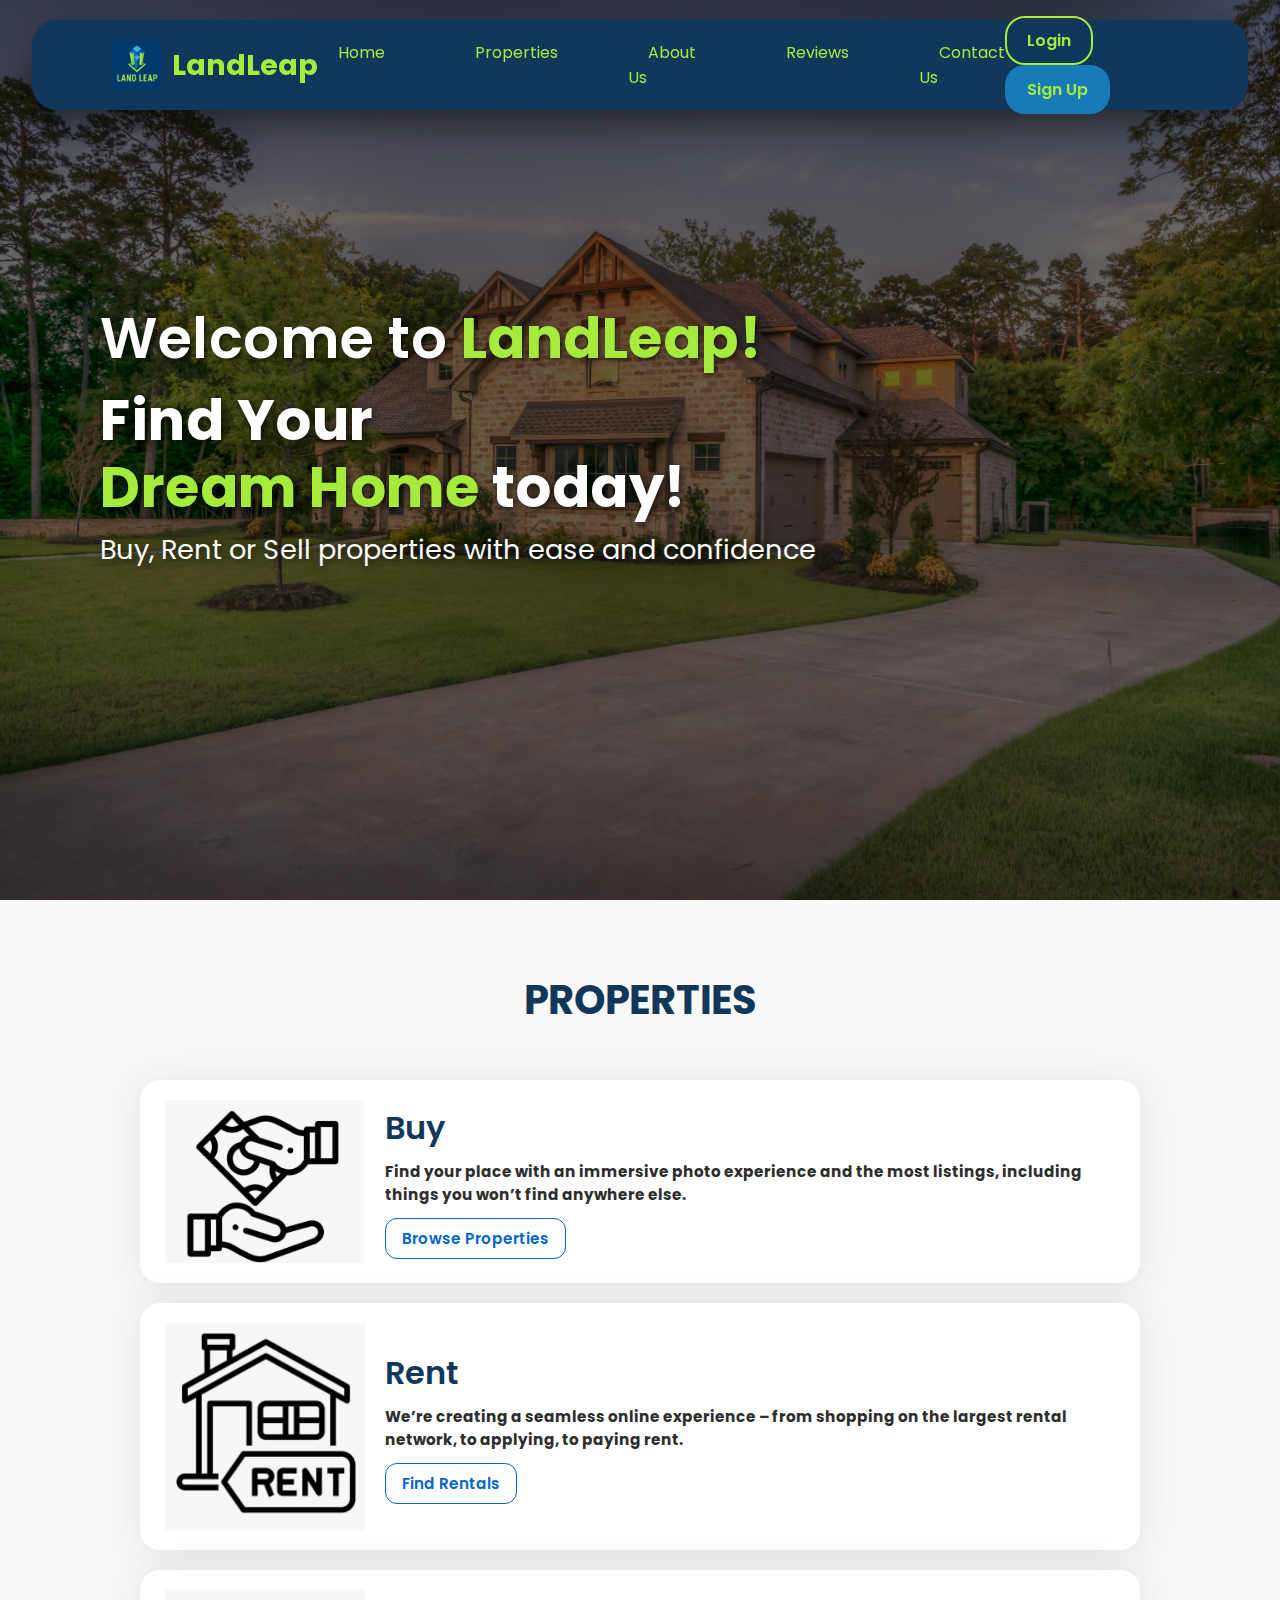
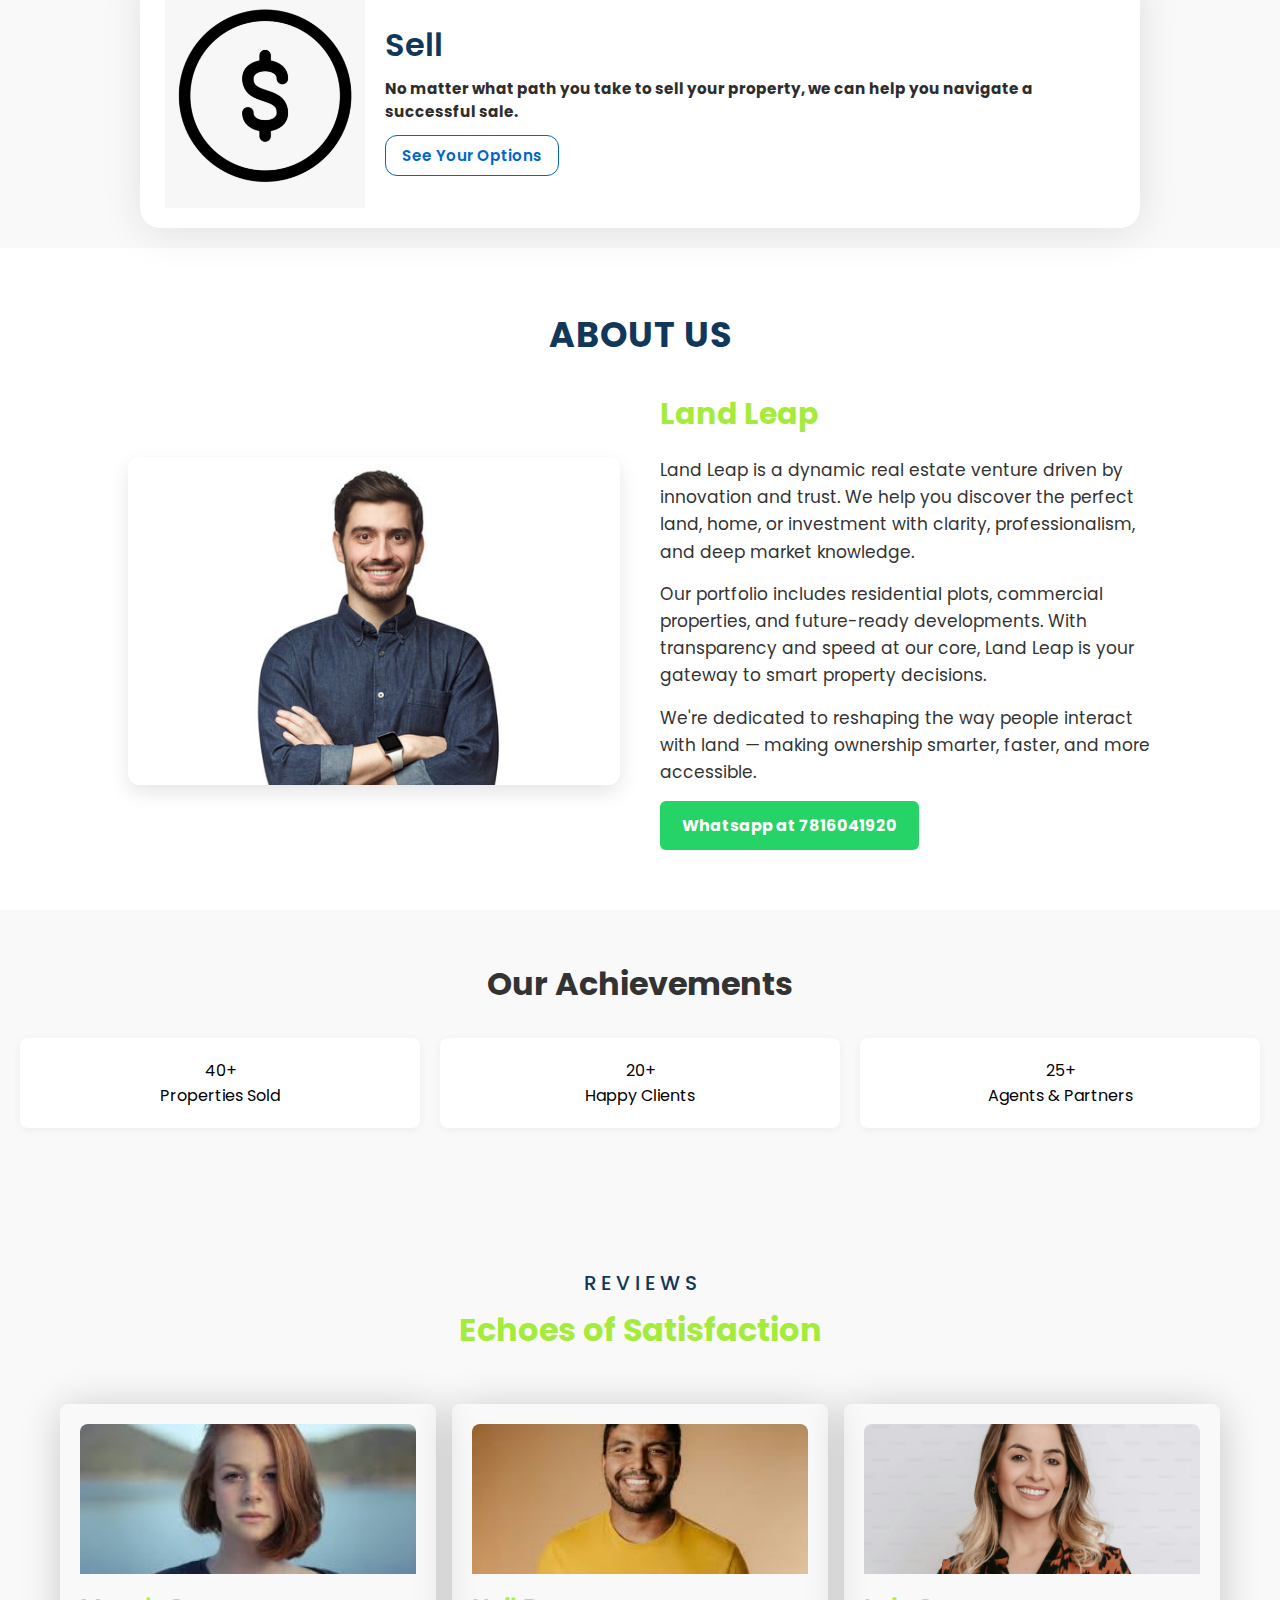
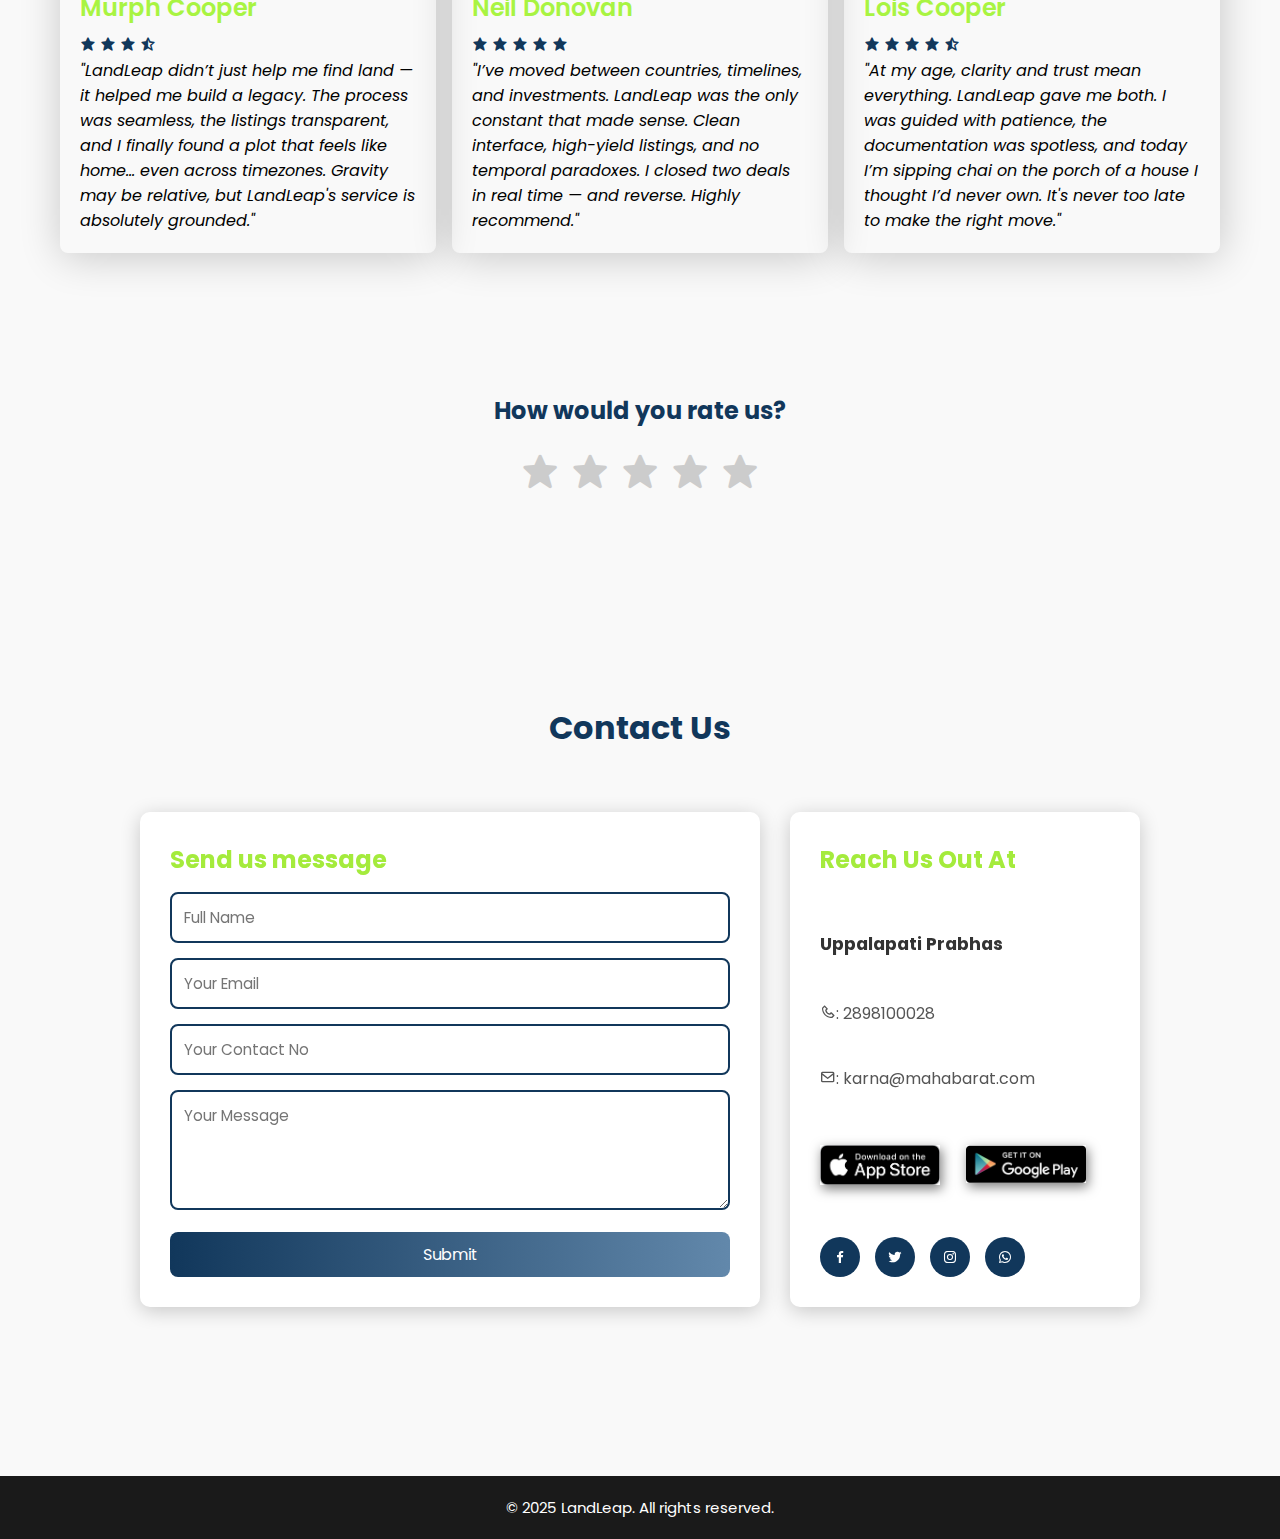
<file: PROJECT/index.html>
<!DOCTYPE html>
<html lang="en">
<head>
  <meta charset="UTF-8">
  <meta name="viewport" content="width=device-width, initial-scale=1.0">
  <title>LandLeap</title>
  <link rel="stylesheet" href="style.css">
  <link href='https://unpkg.com/boxicons@2.1.4/css/boxicons.min.css' rel='stylesheet'>
</head>
<body>
 <header>
        <a href="index.html" class="logo">
            <img src="images/Logo.jpg" alt="Logo">
            <span class="site-name">LandLeap</span>
        </a>
        <ul class="navbar">
            <li><a href="#Home">Home</a></li>
            <li><a href="#properties">Properties</a></li>
            <li><a href="#about">About Us</a></li>
            <li><a href="#reviews">Reviews</a></li>
            <li><a href="#contact">Contact Us</a></li>
        </ul>
        <div class="header-btn">
            <a href="login.html" class="login-btn">Login</a>
            <a href="signup.html" class="sign-up">Sign Up</a>
        </div>
    </header>
    <section class="Home" id="Home">
      <div class="slideshow-container">
    <img src="images/slider1.jpg" class="bg-slide active" alt="Slide 1">
    <img src="images/slider2.jpg" class="bg-slide" alt="Slide 2">
    <img src="images/slider3.jpg" class="bg-slide" alt="Slide 3">
    <img src="images/slider4.jpg" class="bg-slide" alt="Slide 3">
    <img src="images/slider5.jpg" class="bg-slide" alt="Slide 3">
  </div> 
        <div class="text">
          <h1 class="welcome-msg">Welcome to <span>LandLeap!</span></h1>
            <h1>Find Your <br>
                <span>Dream Home </span>today!
            </h1>
            <p>
                Buy, Rent or Sell properties with ease and confidence
            </p>
        </div>
    </section>
<section class="properties" id="properties">
  <h1 class="heading">PROPERTIES</h1>

  <div class="container">
    <!-- Buy Card -->
    <div class="card buy">
      <img src="images/buy.png" alt="Buy">
      <div class="card-content">
        <h3 class="card-title">Buy</h3>
        <p class="card-desc">
          Find your place with an immersive photo experience and the most listings, including things you won’t find anywhere else.
        </p>
        <a href="buy.html">
          <button>Browse Properties</button>
        </a>
      </div>
    </div>

    <!-- Rent Card -->
    <div class="card rent">
      <img src="images/rent.png" alt="Rent">
      <div class="card-content">
        <h3 class="card-title">Rent</h3>
        <p class="card-desc">
          We’re creating a seamless online experience – from shopping on the largest rental network, to applying, to paying rent.
        </p>
        <a href="rent.html">
          <button>Find Rentals</button>
        </a>
      </div>
    </div>

    <!-- Sell Card -->
    <div class="card sell">
      <img src="images/sell.png" alt="Sell">
      <div class="card-content">
        <h3 class="card-title">Sell</h3>
        <p class="card-desc">
          No matter what path you take to sell your property, we can help you navigate a successful sale.
        </p>
        <a href="sell.html">
          <button>See Your Options</button>
        </a>
      </div>
    </div>
  </div>
</section>

<section class="about-us-section" id="about">
    <h1>ABOUT US</h1>
    <div class="about-wrapper">
      <div class="about-img">
        <img src="images/Person.jpg" alt="Land Leap Founder" />
      </div>
      <div class="about-text">
        <h3>Land Leap</h3>
        <p>
          Land Leap is a dynamic real estate venture driven by innovation and trust. We help you discover the perfect land, home, or investment with clarity, professionalism, and deep market knowledge.
        </p>
        <p>
          Our portfolio includes residential plots, commercial properties, and future-ready developments. With transparency and speed at our core, Land Leap is your gateway to smart property decisions.
        </p>
        <p>
          We're dedicated to reshaping the way people interact with land — making ownership smarter, faster, and more accessible.
        </p>
        <a href="https://wa.me/7816041920" target="_blank" class="whatsapp-btn">Whatsapp at 7816041920</a>
      </div>
    </div>
</section>
<section class="stats-section">
  <h2>Our Achievements</h2>
  <div class="stats-wrapper">
    <div class="stat-box">
      <span class="counter" data-target="850">40+</span>
      <p>Properties Sold</p>
    </div>
    <div class="stat-box">
      <span class="counter" data-target="470">20+</span>
      <p>Happy Clients</p>
    </div>
    <div class="stat-box">
      <span class="counter" data-target="120">25+</span>
      <p>Agents & Partners</p>
    </div>
  </div>
</section>
 <!--Reviews-->
    <section class="reviews" id="reviews">
        <div class="rev-heading">
            <span>R E V I E W S</span>
            <h1 >Echoes of Satisfaction</h1>
        </div>

        <div class="reviews-container">
            <div class="box">
                <div class="rev-img">
                    <img src="images/revImg1.jpg" alt="Customer 1">
                </div>
                <h2>Murph Cooper</h2>
                <div class="stars">
                    <i class="bx bxs-star"></i>
                    <i class="bx bxs-star"></i>
                    <i class="bx bxs-star"></i>
                    <i class="bx bxs-star-half"></i>
                </div>
                <p>"LandLeap didn’t just help me find land — it helped me build a legacy. The process was seamless, the listings transparent, and I finally found a plot that feels like home... even across timezones. Gravity may be relative, but LandLeap's service is absolutely grounded."</p>
            </div>
            <div class="box">
                <div class="rev-img">
                    <img src="images/revImg2.jpg" alt="Customer 2">
                </div>
                <h2>Neil Donovan</h2>
                <div class="stars">
                    <i class="bx bxs-star"></i>
                    <i class="bx bxs-star"></i>
                    <i class="bx bxs-star"></i>
                    <i class="bx bxs-star"></i>
                    <i class="bx bxs-star"></i>
                </div>
                <p>"I’ve moved between countries, timelines, and investments. LandLeap was the only constant that made sense. Clean interface, high-yield listings, and no temporal paradoxes. I closed two deals in real time — and reverse. Highly recommend."</p>
            </div>
            <div class="box"><div class="rev-img">
                    <img src="images/revImg3.jpg" alt="Customer 3">
                </div>
                <h2>Lois Cooper</h2>
                <div class="stars">
                    <i class="bx bxs-star"></i>
                    <i class="bx bxs-star"></i>
                    <i class="bx bxs-star"></i>
                    <i class="bx bxs-star"></i>
                    <i class="bx bxs-star-half"></i>
                </div>
                <p>"At my age, clarity and trust mean everything. LandLeap gave me both. I was guided with patience, the documentation was spotless, and today I’m sipping chai on the porch of a house I thought I’d never own. It's never too late to make the right move."</p>
            </div>
        </div>
    </section>

    <section class="rating-section">
    <h2>How would you rate us?</h2>
    <div class="star-rating">
        <input type="radio" name="rate" id="rate-5">
        <label for="rate-5" class="bx bxs-star"></label>
        <input type="radio" name="rate" id="rate-4">
        <label for="rate-4" class="bx bxs-star"></label>
        <input type="radio" name="rate" id="rate-3">
        <label for="rate-3" class="bx bxs-star"></label>
        <input type="radio" name="rate" id="rate-2">
        <label for="rate-2" class="bx bxs-star"></label>
        <input type="radio" name="rate" id="rate-1">
        <label for="rate-1" class="bx bxs-star"></label>
    </div>
</section>
<!--Contact Us -->
<section class="contact" id="contact">
    <div class="heading">
      <h1>Contact Us</h1>
    </div>

    <div class="contact-wrapper">     <!--A flex container that wraps the form and the contact info side by side-->
      
      <!-- Message Form -->
      <div class="form-container">   <!--box holding the contact form-->
        <h2>Send us message</h2>
<form action="https://docs.google.com/forms/d/e/1FAIpQLSc1iHhssDI2yKHUalB2HfQSOhDmX9Ro9-rKnlHl6cfsyc8PJg/formResponse"
      method="POST"
      target="hidden_iframe"
      onsubmit="document.getElementById('thankYouMessage').style.display = 'flex'; this.style.display = 'none';">

  <input type="text" name="entry.781242607" placeholder="Full Name" required />
  <input type="email" name="entry.887857042" placeholder="Your Email" required />
  <input type="text" name="entry.1443511878" placeholder="Your Contact No" required />
  <textarea name="entry.660114977" placeholder="Your Message" rows="4" required></textarea>
  <button type="submit">Submit</button>
</form>

<iframe name="hidden_iframe" style="display:none;"></iframe>
        <div class="thank-you-msg" id="thankYouMessage">
          <div class="tick-circle">
            <i class='bx bx-check'></i>
          </div>
          <p>Thank you! Your message has been sent.</p>
        </div>
      </div>

      <!-- Owner Info & Social Links -->
      <div class="master-card">
      <div class="form-container owner-card">
        <h2>Reach Us Out At</h2>
        <h3>Uppalapati Prabhas</h3>
        <p><i class="bx bx-phone"></i>: 2898100028</p>
        <p><i class="bx bx-envelope"></i>: karna@mahabarat.com</p>

        <div class="app-stores">
          <a href="https://www.apple.com/in/app-store/" target="_blank"><img src="images/AppStore.jpg" alt="Download on App Store"></a>
          <a href="https://play.google.com/store/games?hl=en_IN" target="_blank"><img src="images/PlayStore.jpg" alt="Get it on Google Play"></a>
        </div>

        <div class="social">
          <a href="facebook.com"><i class="bx bxl-facebook"></i></a>
          <a href="x.com"><i class="bx bxl-twitter"></i></a>
          <a href="instagram.com"><i class="bx bxl-instagram"></i></a>
          <a href="whatsapp.com"><i class="bx bxl-whatsapp"></i></a>
        </div>
      </div>
      </div>

    </div>
  </section>

<footer class="footer">
    <p>&copy; 2025 LandLeap. All rights reserved.</p>
  </footer>
   <script>
  // ---------- Slideshow ----------
  let slideIndex = 0;
  const slides = document.querySelectorAll(".bg-slide");

  function cycleSlides() {
    slides.forEach(slide => slide.classList.remove("active"));
    slideIndex = (slideIndex + 1) % slides.length;
    slides[slideIndex].classList.add("active");
  }

  // Show the first slide
  slides[0].classList.add("active");

  // Start slideshow every 3 seconds
  setInterval(cycleSlides, 3000);
 </script>

<!-- ---------- Tawk.to Chat Integration ---------- -->
<script type="text/javascript">
  var Tawk_API = Tawk_API || {}, Tawk_LoadStart = new Date();
  (function () {
    var s1 = document.createElement("script"), s0 = document.getElementsByTagName("script")[0];
    s1.async = true;
    s1.src = 'https://embed.tawk.to/686771c6f389bf19111c3afd/1iva18sc2';
    s1.charset = 'UTF-8';
    s1.setAttribute('crossorigin', '*');
    s0.parentNode.insertBefore(s1, s0);
  })();
</script>
  </body>
</html>
</file>
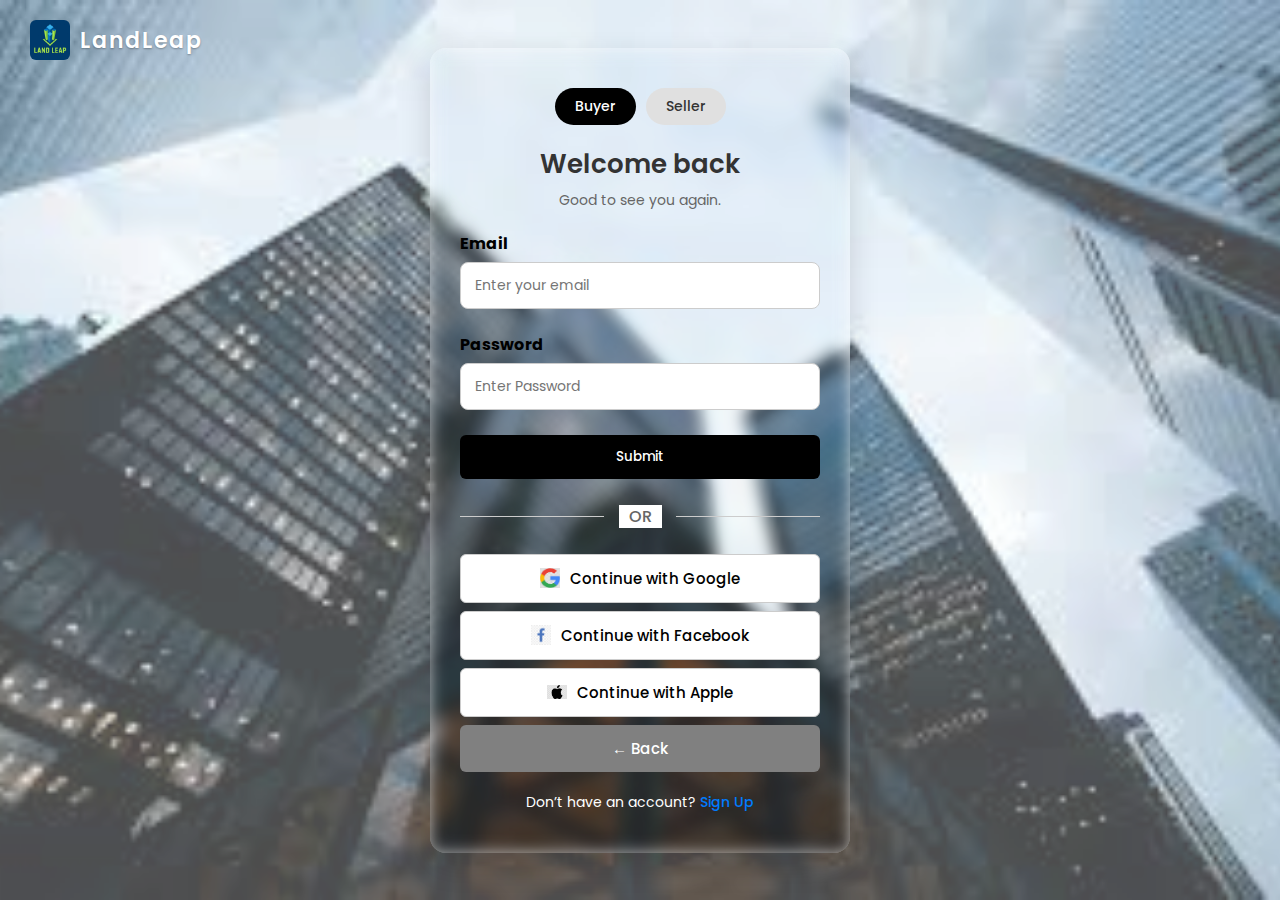
<file: PROJECT/login.html>
<!DOCTYPE html>
<html lang="en">
<head>
  <meta charset="UTF-8" />
  <meta name="viewport" content="width=device-width, initial-scale=1.0"/>
  <title>Login - Real Estate</title>
  <style>
    @import url('https://fonts.googleapis.com/css2?family=Poppins:wght@400;600&display=swap');

    * {
      margin: 0;
      padding: 0;
      box-sizing: border-box;
      font-family: 'Poppins', sans-serif;
    }

    body {
      background: url(images/form-bg.png) no-repeat center center/cover;
      min-height: 100vh;
      display: flex;
      justify-content: center;
      align-items: center;
      padding: 20px;
      position: relative;
    }

    body::before {
      content: "";
      position: absolute;
      top: 0;
      left: 0;
      width: 100%;
      height: 100%;
      background: rgba(255, 255, 255, 0.3);
      z-index: 0;
    }

    .branding {
      position: absolute;
      top: 20px;
      left: 30px;
      display: flex;
      align-items: center;
      z-index: 999;
      text-decoration: none;
    }

    .logo-top {
      width: 40px;
      height: 40px;
      object-fit: cover;
      border-radius: 6px;
    }

    .brand-name {
      margin-left: 10px;
      font-size: 22px;
      font-weight: 600;
      color: #ffffff;
      text-shadow: 0 1px 2px rgba(0,0,0,0.3);
      letter-spacing: 1px;
    }

    .container {
      position: relative;
      padding: 40px 30px;
      border-radius: 16px;
      box-shadow: 0 12px 30px rgba(0, 0, 0, 0.15);
      max-width: 420px;
      width: 100%;
      z-index: 1;
      overflow: hidden;
      background-color: rgba(255, 255, 255, 0.6);
      text-align: center;
    }

    .container::before {
      content: "";
      position: absolute;
      background: url(images/form-bg.png) no-repeat center center;
      background-size: 300%;
      top: 0;
      left: 0;
      width: 100%;
      height: 100%;
      filter: blur(8px);
      z-index: -1;
      opacity: 0.8;
    }

    .role-toggle {
      display: flex;
      justify-content: center;
      gap: 10px;
      margin-bottom: 20px;
    }

    .role-toggle input[type="radio"] {
      display: none;
    }

    .role-toggle label {
      padding: 8px 20px;
      border-radius: 20px;
      font-size: 14px;
      font-weight: 500;
      cursor: pointer;
      background-color: #e0e0e0;
      color: #333;
      transition: 0.3s ease;
    }

    .role-toggle input[type="radio"]:checked + label {
      background-color: #000;
      color: #fff;
    }

    h1 {
      font-size: 26px;
      font-weight: 600;
      color: #333;
      margin-bottom: 6px;
    }

    .subtext {
      font-size: 14px;
      color: #666;
      margin-bottom: 20px;
    }

    label[for="login"],
    label[for="password"] {
      display: block;
      text-align: left;
      margin: 8px 0 6px;
      font-weight: bold;
      color: #000;
    }

    input[type="text"],
    input[type="password"] {
      width: 100%;
      padding: 12px 14px;
      margin-bottom: 15px;
      border: 1.5px solid #ccc;
      border-radius: 8px;
      font-size: 14px;
      transition: border-color 0.3s ease;
    }

    input:focus {
      border-color: #007bff;
      outline: none;
    }

    .submit-btn {
      width: 100%;
      padding: 12px;
      margin-top: 10px;
      border: none;
      border-radius: 6px;
      background-color: #000000;
      color: white;
      font-weight: 500;
      cursor: pointer;
      transition: background-color 0.3s ease;
    }

    .submit-btn:hover {
      background-color: #222;
    }

    .divider {
      position: relative;
      text-align: center;
      margin: 25px 0;
    }

    .divider::before,
    .divider::after {
      content: "";
      position: absolute;
      top: 50%;
      width: 40%;
      height: 1px;
      background: #ccc;
    }

    .divider::before { left: 0; }
    .divider::after { right: 0; }

    .divider span {
      padding: 0 10px;
      background: #fff;
      position: relative;
      z-index: 1;
      font-weight: 500;
      color: #666;
    }

    .google-btn,
    .facebook-btn,
    .apple-btn,
    .back-btn {
      display: flex;
      align-items: center;
      justify-content: center;
      gap: 10px;
      padding: 12px;
      margin: 8px 0;
      border-radius: 6px;
      border: 1px solid #ccc;
      font-weight: 500;
      cursor: pointer;
      transition: 0.3s;
      width: 100%;
      font-size: 15px;
      background-color: #fff;
    }

    .google-btn img,
    .facebook-btn img,
    .apple-btn img {
      width: 20px;
    }

    .google-btn:hover,
    .facebook-btn:hover,
    .apple-btn:hover {
      background-color: #e9ecef;
      transform: translateY(-1px);
    }

    .back-btn {
      background-color: gray;
      color: white;
      border: none;
    }

    .back-btn:hover {
      background-color: black;
    }

    .login-text {
      font-size: 14px;
      margin-top: 20px;
      color: white;
    }

    .login-text a {
      color: #007bff;
      text-decoration: none;
      font-weight: 500;
    }

    .login-text a:hover {
      text-decoration: underline;
    }
  </style>
</head>
<body>

  <!-- Branding -->
  <a href="index.html" class="branding">
    <img src="images/Logo.jpg" alt="Logo" class="logo-top" />
    <span class="brand-name">LandLeap</span>
  </a>

  <div class="container">
    <!-- Role Toggle using Radio Buttons -->
    <div class="role-toggle">
      <input type="radio" name="role" id="buyer" checked />
      <label for="buyer">Buyer</label>
      <input type="radio" name="role" id="seller" />
      <label for="seller">Seller</label>
    </div>

    <h1>Welcome back</h1>
    <p class="subtext">Good to see you again.</p>

    <form>
      <label for="login">Email</label>
      <input type="text" id="login" placeholder="Enter your email" required />

      <label for="password">Password</label>
      <input type="password" id="password" placeholder="Enter Password" required />

      <button type="submit" class="submit-btn">Submit</button>

      <div class="divider"><span>OR</span></div>

      <button type="button" class="google-btn">
        <img src="images/google.jpg" alt="Google" />
        Continue with Google
      </button>

      <button type="button" class="facebook-btn">
        <img src="images/facebook.png" alt="Facebook" />
        Continue with Facebook
      </button>

      <button type="button" class="apple-btn">
        <img src="images/apple.jpg" alt="Apple" />
        Continue with Apple
      </button>

      <button type="button" class="back-btn" onclick="window.location.href='index.html';">
        ← Back
      </button>

      <p class="login-text">Don’t have an account? <a href="signup.html">Sign Up</a></p>
    </form>
  </div>
  <script type="text/javascript">
  var Tawk_API = Tawk_API || {}, Tawk_LoadStart = new Date();
  (function () {
    var s1 = document.createElement("script"), s0 = document.getElementsByTagName("script")[0];
    s1.async = true;
    s1.src = 'https://embed.tawk.to/686771c6f389bf19111c3afd/1iva18sc2';
    s1.charset = 'UTF-8';
    s1.setAttribute('crossorigin', '*');
    s0.parentNode.insertBefore(s1, s0);
  })();
</script>
</body>
</html>
</file>
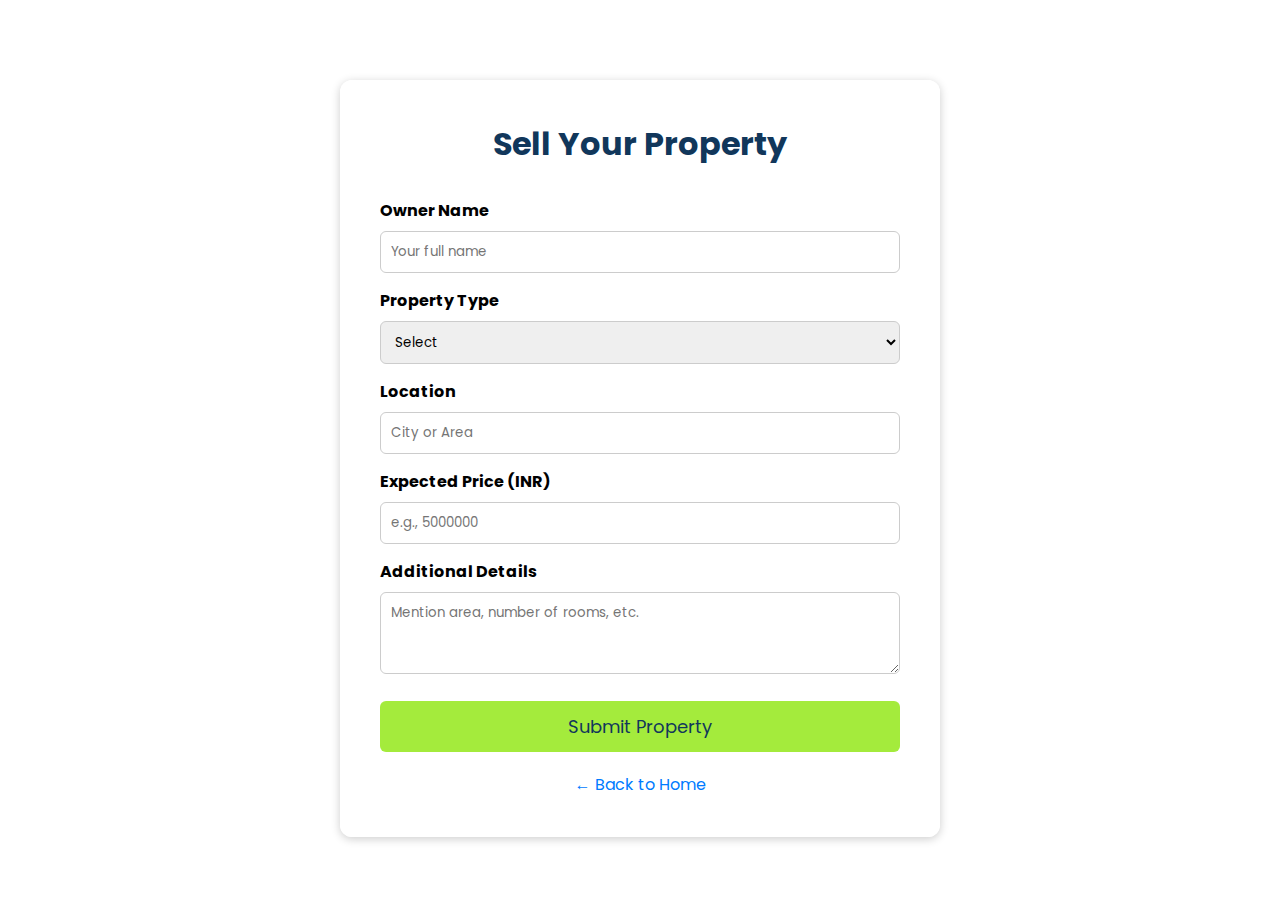
<file: PROJECT/sell.html>
<!DOCTYPE html>
<html lang="en">
<head>
  <meta charset="UTF-8" />
  <meta name="viewport" content="width=device-width, initial-scale=1.0"/>
  <title>Sell Your Property</title>
  <link rel="stylesheet" href="properties.css">
</head>
<body>

  <div class="container">
    <h1>Sell Your Property</h1>

    <form>
      <label for="owner">Owner Name</label>
      <input type="text" id="owner" name="owner" placeholder="Your full name" required>

      <label for="property-type">Property Type</label>
      <select id="property-type" name="property-type" required>
        <option value="">Select</option>
        <option>Apartment</option>
        <option>Plot</option>
        <option>Independent House</option>
      </select>

      <label for="location">Location</label>
      <input type="text" id="location" name="location" placeholder="City or Area" required>

      <label for="price">Expected Price (INR)</label>
      <input type="number" id="price" name="price" placeholder="e.g., 5000000" required>

      <label for="details">Additional Details</label>
      <textarea id="details" name="details" rows="3" placeholder="Mention area, number of rooms, etc."></textarea>

      <button type="submit">Submit Property</button>
    </form>

    <div class="back-link">
      <p><a href="index.html">← Back to Home</a></p>
    </div>
  </div>
<script type="text/javascript">
  var Tawk_API = Tawk_API || {}, Tawk_LoadStart = new Date();
  (function () {
    var s1 = document.createElement("script"), s0 = document.getElementsByTagName("script")[0];
    s1.async = true;
    s1.src = 'https://embed.tawk.to/686771c6f389bf19111c3afd/1iva18sc2';
    s1.charset = 'UTF-8';
    s1.setAttribute('crossorigin', '*');
    s0.parentNode.insertBefore(s1, s0);
  })();
</script>
</body>
</html>
</file>
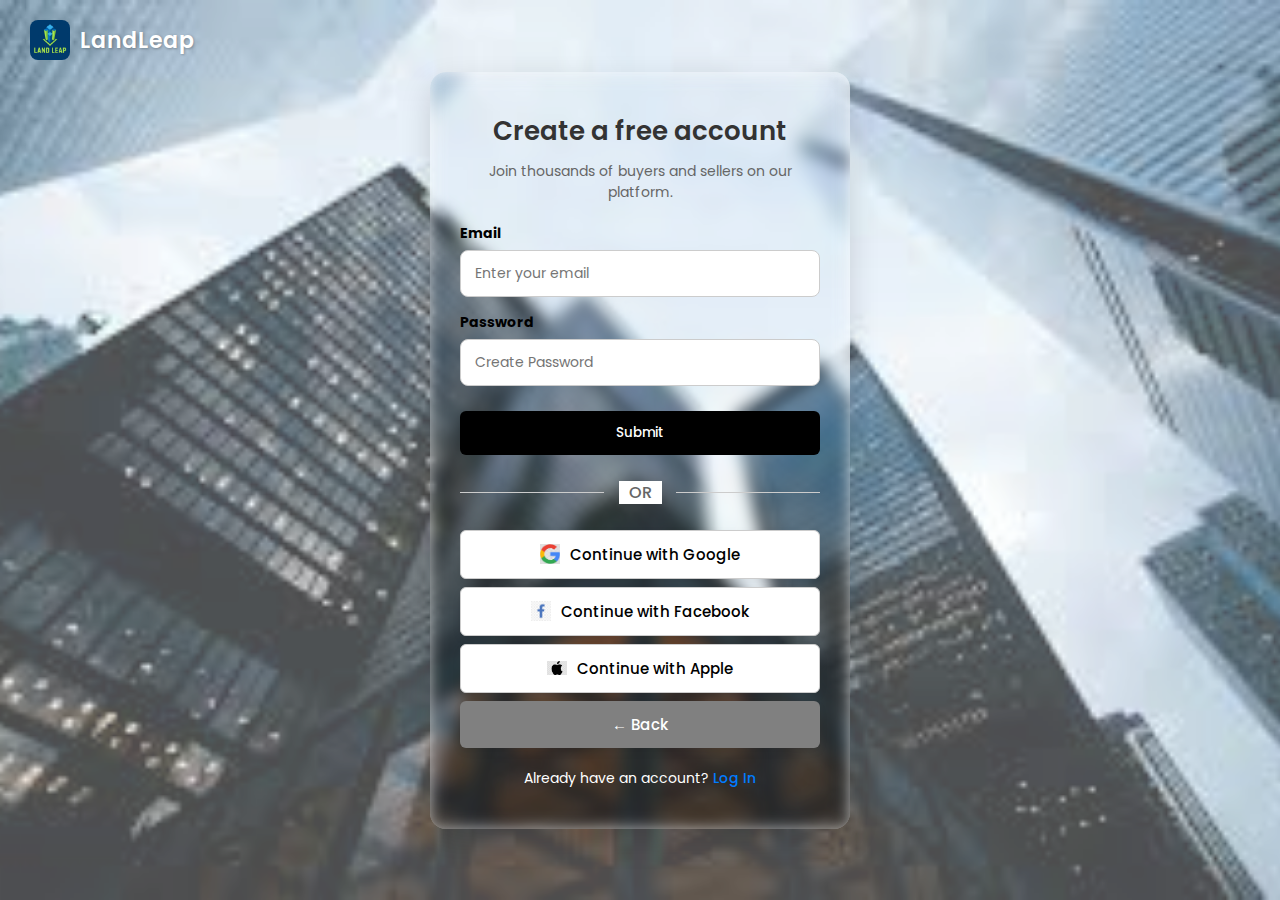
<file: PROJECT/signup.html>
<!DOCTYPE html>
<html lang="en">
<head>
  <meta charset="UTF-8" />
  <meta name="viewport" content="width=device-width, initial-scale=1.0" />
  <title>Signup - Real Estate</title>
  <style>
    @import url('https://fonts.googleapis.com/css2?family=Poppins:wght@400;600&display=swap');

    * {
      margin: 0;
      padding: 0;
      box-sizing: border-box;
      font-family: 'Poppins', sans-serif;
    }

    body {
      background: url(images/form-bg.png) no-repeat center center/cover;
      min-height: 100vh;
      display: flex;
      justify-content: center;
      align-items: center;
      padding: 20px;
      position: relative;
    }

    body::before {
      content: "";
      position: absolute;
      top: 0;
      left: 0;
      width: 100%;
      height: 100%;
      background: rgba(255, 255, 255, 0.3);
      z-index: 0;
    }

    .brand {
      position: absolute;
      top: 20px;
      left: 30px;
      z-index: 2;
    }

    .brand a {
      display: flex;
      align-items: center;
      text-decoration: none;
    }

    .brand-logo {
      width: 40px;
      height: 40px;
      border-radius: 8px;
      margin-right: 10px;
    }

    .brand-name {
      font-size: 22px;
      font-weight: 600;
      color: #ffffff;
      text-shadow: 1px 1px 3px rgba(0, 0, 0, 0.3);
    }

    .container {
      position: relative;
      padding: 40px 30px;
      border-radius: 16px;
      box-shadow: 0 12px 30px rgba(0, 0, 0, 0.15);
      max-width: 420px;
      width: 100%;
      z-index: 1;
      overflow: hidden;
      background-color: rgba(255, 255, 255, 0.6);
    }

    .container::before {
      content: "";
      position: absolute;
      top: 0;
      left: 0;
      width: 100%;
      height: 100%;
      background: url(images/form-bg.png) no-repeat center center/cover;
      filter: blur(8px);
      z-index: -1;
      opacity: 0.8;
    }

    .logo {
      display: block;
      margin: 0 auto 20px;
      width: 120px;
    }

    h1 {
      text-align: center;
      font-size: 26px;
      font-weight: 600;
      color: #333;
      margin-bottom: 10px;
    }

    .subtext {
      text-align: center;
      font-size: 14px;
      color: #666;
      margin-bottom: 20px;
    }

    label {
      display: block;
      margin-bottom: 6px;
      font-weight: bold;
      color: #000;
      font-size: 14px;
    }

    input[type="text"],
    input[type="password"] {
      width: 100%;
      padding: 12px 14px;
      margin-bottom: 15px;
      border: 1.5px solid #ccc;
      border-radius: 8px;
      font-size: 14px;
      transition: border-color 0.3s ease;
    }

    input[type="text"]:focus,
    input[type="password"]:focus {
      border-color: #007bff;
      outline: none;
    }

    .submit-btn {
      width: 100%;
      padding: 12px;
      margin-top: 10px;
      border: none;
      border-radius: 6px;
      background-color: #000000;
      color: white;
      font-weight: 500;
      cursor: pointer;
      transition: background-color 0.3s ease;
    }

    .submit-btn:hover {
      background-color: #000000;
    }

    .divider {
      position: relative;
      text-align: center;
      margin: 25px 0;
    }

    .divider::before,
    .divider::after {
      content: "";
      position: absolute;
      top: 50%;
      width: 40%;
      height: 1px;
      background: #ccc;
    }

    .divider::before { left: 0; }
    .divider::after { right: 0; }

    .divider span {
      padding: 0 10px;
      background: #fff;
      position: relative;
      z-index: 1;
      font-weight: 500;
      color: #666;
    }

    .google-btn,
    .facebook-btn,
    .apple-btn,
    .back-btn {
      display: flex;
      align-items: center;
      justify-content: center;
      gap: 10px;
      padding: 12px;
      margin: 8px 0;
      border-radius: 6px;
      border: 1px solid #ccc;
      font-weight: 500;
      cursor: pointer;
      transition: 0.3s;
      width: 100%;
      text-decoration: none;
      font-size: 15px;
      box-shadow: 0 4px 10px rgba(0, 0, 0, 0.05);
      color: #000;
      background-color: #fff;
    }

    .google-btn img,
    .facebook-btn img,
    .apple-btn img {
      width: 20px;
    }

    .google-btn:hover,
    .facebook-btn:hover,
    .apple-btn:hover {
      background-color: #e9ecef;
      box-shadow: 0 6px 14px rgba(0, 0, 0, 0.1);
      transform: translateY(-1px);
    }

    .back-btn {
      background-color: gray;
      color: white;
      border: none;
    }

    .back-btn:hover {
      background-color: #000000;
      box-shadow: 0 6px 14px rgba(0, 0, 0, 0.1);
      transform: translateY(-1px);
    }

    .login-text {
      text-align: center;
      font-size: 14px;
      margin-top: 20px;
      color: white;
    }

    .login-text a {
      color: #007bff;
      text-decoration: none;
      font-weight: 500;
    }

    .login-text a:hover {
      text-decoration: underline;
    }
  </style>
</head>
<body>

  <!-- Header Brand -->
  <header class="brand">
    <a href="index.html">
      <img src="images/Logo.jpg" alt="Logo" class="brand-logo" />
      <span class="brand-name">LandLeap</span>
    </a>
  </header>

  <!-- Signup Container -->
  <div class="container">
    <h1>Create a free account</h1>
    <p class="subtext">Join thousands of buyers and sellers on our platform.</p>

    <form class="signup-form">
      <label for="signup">Email</label>
      <input type="text" id="signup" placeholder="Enter your email" required />
      <label for="password">Password</label>
      <input type="password" id="password" placeholder="Create Password" required />
      <button type="submit" class="submit-btn">Submit</button>

      <div class="divider"><span>OR</span></div>

      <button type="button" class="google-btn">
        <img src="images/google.jpg" alt="Google" />
        Continue with Google
      </button>

      <button type="button" class="facebook-btn">
        <img src="images/facebook.png" alt="Facebook" />
        Continue with Facebook
      </button>

      <button type="button" class="apple-btn">
        <img src="images/apple.jpg" alt="Apple" />
        Continue with Apple
      </button>

      <a href="index.html" class="back-btn">← Back</a>

      <p class="login-text">
        Already have an account? <a href="login.html">Log In</a>
      </p>
    </form>
  </div>
  <script type="text/javascript">
  var Tawk_API = Tawk_API || {}, Tawk_LoadStart = new Date();
  (function () {
    var s1 = document.createElement("script"), s0 = document.getElementsByTagName("script")[0];
    s1.async = true;
    s1.src = 'https://embed.tawk.to/686771c6f389bf19111c3afd/1iva18sc2';
    s1.charset = 'UTF-8';
    s1.setAttribute('crossorigin', '*');
    s0.parentNode.insertBefore(s1, s0);
  })();
</script>
</body>
</html>
</file>
<file: PROJECT/style.css>
@import url('https://fonts.googleapis.com/css2?family=Poppins:ital,wght@0,100;0,200;0,300;0,400;0,500;0,600;0,700;0,800;0,900;1,100;1,200;1,300;1,400;1,500;1,600;1,700;1,800;1,900&display=swap');

*{
    text-decoration: none;
    list-style: none;
    margin: 0;
    padding: 0;
    font-family: "Poppins", sans-serif;
    box-sizing: border-box;
}
#properties {
  scroll-margin-top: 70px; 
}
#about{
  scroll-margin-top: 70px; 
}
#reviews{
  scroll-margin-top: 70px; 
}
html{
  scroll-behavior: smooth;
}

.slideshow-container {
  position: absolute;
  top: 0;
  left: 0;
  height: 100%;
  width: 100%;
  z-index: 0;
  overflow: hidden;
}

.bg-slide {
  position: absolute;
  width: 100%;
  height: 100%;
  object-fit: cover;
  opacity: 0;
  transition: opacity 1.5s ease-in-out;
}

.bg-slide.active {
  opacity: 1;
}

.welcome-msg {
    font-size: 2rem;
    color: #A4EB3C;
    margin-bottom: 15px;
    font-weight: 600;
    text-shadow: 2px 2px 5px rgba(0, 0, 0, 0.6);
}

.welcome-msg span {
    color: #ffffff;
}

.heading{
    text-align: center;
    margin: 50px 0;
}

.heading span{
    font-weight: 500;
    text-transform: uppercase;
    color: #11375b;
}

.heading h1{
    font-size: 2rem;
    color: #a4eb3c;
    margin: 0.5rem;
}
header {
  position: fixed;
  top: 0;
  left: 0;
  width: 95%;
  height: 90px;
  background-color: #11375b;
  display: flex;
  justify-content: space-between;
  align-items: center;
  padding: 10px 80px;
  z-index: 999;
  border-radius: 25px;
  box-shadow: 0 15px 30px rgba(0, 0, 0, 0.4);
  transform: perspective(800px) translateZ(20px);
  will-change: transform;
  transition: transform 0.3s ease, box-shadow 0.3s ease;
  left: 50%;
  transform: translateX(-50%) translateZ(20px);
  margin-top: 20px;
}

.logo {
  display: flex;
  align-items: center;
  gap: 10px; /* space between logo image and text */
}

.logo img {
  width: 50px;
  height: auto;
  vertical-align: middle;
}

.site-name {
  font-size: 1.8rem;
  color: #A4EB3C;
  font-weight: 700;
  line-height: 1;
}

.navbar{
    display: flex;
    gap: 70px;
}

.navbar a{
    padding: 10px 20px;;
    color: #A4EB3C;
    position: relative;
}

.navbar li{
    position: relative;
}

.header-btn a {
  padding: 10px 20px;
  font-weight: 600;
  border-radius: 20px;
  font-size: 1rem;
  transition: all 0.3s;
  display: inline-block;
  text-align: center;
}

.header-btn .login-btn {
  border: 2px solid #A4EB3C;
  color: #A4EB3C;
  background-color: transparent;
  margin-right: 10px;
}

.header-btn .login-btn:hover {
  background-color: #A4EB3C;
  color: #11375b;
}


.header-btn .sign-up {
  background-color: #177bb9;
  color: #A4EB3C;
  border: 2px solid transparent;
}

.header-btn .sign-up:hover {
  background-color: #11375b;
  color: #A4EB3C;
  border: 2px solid #A4EB3C;
}

.navbar a::after{
    content: "";
    width: 0;
    height: 3px;
    background: #177bb9;
    position: absolute;
    bottom: -4px;
    left: 0;
    transition: 0.5s;
}

.navbar a:hover::after{
    width: 100%;
}

.Home{
    width: 100%;
    height: 100vh;
    position: relative;
    background: url(images/slider1.jpg);
    background-position: center;
    background-size: cover;
    display: grid;
    align-items: center;
    padding: 0 100px;
    color: #fff;
    text-shadow: 2px 2px 8px rgba(0,0,0,0.7);
}

.Home::before{
    content: "";
    position: absolute;
    top: 0;
    left: 0;
    width: 100%;
    height: 100%;
    background: rgba(0,0,0,0.6);
    z-index: 1;
}

.text {
  position: relative;
  z-index: 1;
}

.text h1{
    font-size: 3.5rem;
    letter-spacing: .5px;
    line-height: 1.2;
    color: #ffffff;
}

.text span {
  color: #A4EB3C;
  font-weight: 700;
}

.text p{
    margin: 0.5rem 0 1.5rem;
    font-size: 1.7rem;
}
.properties{
    padding: 20px;
    margin: 0;
}
.heading {
    font-size: 40px;
    color:#11375b;
    margin-bottom: 40px;
    display: flex;
    justify-content: center;
    align-items: center;

}
.options-container {
    display: flex;
    justify-content: center;
    gap: 40px;
    flex-wrap: wrap;
}
.option-card {
    background: white;
    width: 400px;
    padding: 20px;
    border-radius: 12px;
    box-shadow: 1px 4px 41px rgba(0,0,0,0.3);
    text-decoration: none;
    color: #007bff;
    font-weight: bold;
    display: flex;
    flex-direction: column;
    align-items: center;
    transition: 0.3s ease;
}
.option-card:hover {
    background-color: #e9f2ff;
    transform:scale(1.1);
} 
.option-card img {
    width: 150px;
    height: 150px;
    margin-bottom: 10px;
    object-fit: cover;
    border-radius: 50%;
    border: 2px solid #ccc;
}
.about-us-section {
    padding: 60px 10%;
    background-color: #fff;
    text-align: center;
    font-family: 'Segoe UI', sans-serif;
  }
  
  .about-us-section h1 {
    color: #11375b;
    font-size: 35px;
    letter-spacing: 1px;
    margin-bottom: 10px;
  }
  
  .about-wrapper {
    display: flex;
    flex-wrap: wrap;
    align-items: center;
    justify-content: center;
    text-align: left;
    gap: 40px;
    margin-top: 30px;
  }
  
  .about-img {
  flex: 1;
  min-width: 300px;
  display: flex;
  justify-content: center;
  align-items: stretch;
}

.about-img img {
  width: 100%;
  height: 100%;
  object-fit: cover;
  border-radius: 12px;
  box-shadow: 0 8px 20px rgba(0,0,0,0.1);
}  
  .about-text {
    flex: 1;
    max-width: 600px;
  }
  
  .about-text h3 {
    font-size: 30px;
    color: #a4eb3c;
    margin-bottom: 20px;
  }
  
  .about-text p {
    font-size: 17px;
    color: #333;
    line-height: 1.6;
    margin-bottom: 15px;
  }
  
  .whatsapp-btn {
    display: inline-block;
    background-color: #25D366;
    color: #fff;
    padding: 12px 22px;
    border-radius: 6px;
    text-decoration: none;
    font-weight: bold;
    transition: 0.3s ease;
  }
  
  .whatsapp-btn:hover {
    background-color: #1db852;
  }
.rev-heading{
    text-align: center;
    margin: 50px 0;
}

.rev-heading span{
    font-size: 20px;
    font-weight: 500;
    text-transform: uppercase;
    color: #11375b;
}

.rev-heading h1{
    font-size: 2rem;
    color: #a4eb3c;
    margin: 0.5rem;
}
.reviews {
    margin: 0 auto;
    max-width: 1200px;
    padding: 40px 20px;
}
.reviews-container{
    display: grid;
    grid-template-columns: repeat(auto-fit,minmax(250px,auto));
    gap: 1rem;
    margin-top: 2rem;
}

.rev-img {
    width: 100%;
    height: 150px;
    overflow: hidden;
    border-top-left-radius: 0.5rem;
    border-top-right-radius: 0.5rem;
}

.rev-img img {
    width: 100%;
    height: 100%;
    object-fit: cover;
    object-position: center;
    border-radius: 0;
    border: none;
}

.reviews-container .box {
    display: flex;
    flex-direction: column;
    align-items: flex-start;
    justify-content: space-between;
    box-shadow: 1px 4px 41px rgba(0,0,0,0.2);
    border-radius: 0.5rem;
    padding: 20px;
    height: 100%;
}


.reviews-container .box h2{
    font: 1.1rem;
    font-weight: 600;
    margin: 0.5rem 0 0.5rem;
    margin-top: 1rem;
    color: #a8f442;
}

.reviews-container .box p{
    font-style: italic;
}

.reviews-container .box .stars .bx{
    color: #11375b;
}

.rating-section {
    text-align: center;
    margin-top: 60px;
    padding: 40px 20px;
    background-color: #f9f9f9;
    border-radius: 0.5rem;
}

.rating-section h2 {
    font-size: 1.5rem;
    color: #11375b;
    margin-bottom: 1.5rem;
}

/* Hide radio buttons */
.star-rating input[type="radio"] {
    display: none;
}

/* Align stars */
.star-rating {
    direction: rtl; /* Makes selection fill from left */
    display: inline-flex;
    justify-content: center;
    gap: 10px;
}

/* Style stars */
.star-rating label {
    font-size: 2.5rem;
    color: #ccc;
    cursor: pointer;
    transition: color 0.2s ease;
}

/* Hover state */
.star-rating label:hover,
.star-rating label:hover ~ label {
    color: gold;
}

/* Checked (selected) state */
.star-rating input[type="radio"]:checked ~ label {
    color: gold;
}

/* Contact Section */
  .contact {
    min-height: 100vh;
    display: flex;
    flex-direction: column;
    align-items: center;
    justify-content: center;
    padding: 30px;
    padding-top: 10px;
  }

  .contact-wrapper {
    display: flex;
    gap: 30px;
    flex-wrap: wrap;
    justify-content: center;
    align-items: stretch;
    max-width: 1000px;
    width: 100%;
  }

  /* Heading */
  .heading {
    text-align: center;
    margin: 50px 0;
  }

  .heading h1 {
    font-size: 2rem;
    margin: 0.5rem;
    margin-bottom: 10px;
    color: #11375b;
    text-align: center;
  }

  /* Form Container */
  .form-container {
    background-color: white;
    backdrop-filter: blur(10px);
    padding: 30px;
    border-radius: 10px;
    width: 350px;
    box-shadow: 0 4px 20px rgba(0, 0, 0, 0.2);
    text-align: left;
    color: #a4eb3c;
    flex: 1;
    min-width: 300px;
    height: 100%;
    display: flex;
    flex-direction: column;
    justify-content: space-between;
  }

  .form-container h1 {
    font-size: 2rem;
    color: #11375b;
    margin-bottom: 10px;
  }

  .form-container h2 {
    margin-bottom: 15px;
  }

  .form-container h3 {
    margin: 10px 0;
    font-size: 1.1rem;
    color: #333;
  }

  .form-container p {
    font-size: 1rem;
    margin-bottom: 20px;
    color: #555;
  }

  .form-container input,
  .form-container textarea {
    width: 100%;
    padding: 12px;
    margin-bottom: 15px;
    border: 2px solid #11375b;
    border-radius: 8px;
    background-color: rgba(255, 255, 255, 0.9);
    font-size: 0.95rem;
  }

  .form-container form button,
  .form-container button {
    width: 100%;
    padding: 10px 20px;
    background: linear-gradient(to right, #11375b, #6288ab);
    color: white;
    border: none;
    border-radius: 8px;
    font-size: 1rem;
    cursor: pointer;
    transition: 0.3s;
  }

  .form-container button:hover {
    background: #11375b;
  }

  /* App Store Images */
  .app-stores {
    display: flex;
    gap: 1rem;
    margin-top: 10px;
  }

  .app-stores img {
    width: 120px;
    margin-top: 10px;
    margin-right: 10px;
    filter: drop-shadow(2px 4px 6px rgba(0, 0, 0, 0.5));
    cursor: pointer;
    transition: transform 0.3s ease;
  }

  .app-stores img:hover {
    transform: scale(1.1);
  }

  /* Owner Contact Card */
  .owner-card p {
    margin: 5px 0;
  }

  /* Social Media Icons */
  .social {
    margin-top: 15px;
    display: flex;
    gap: 15px;
  }

  .social a {
    display: inline-flex;
    align-items: center;
    justify-content: center;
    background-color: #11375b;
    color: white;
    width: 40px;
    height: 40px;
    border-radius: 50%;
    text-decoration: none;
    transition: background-color 0.3s ease, transform 0.3s ease;
  }

  .social a:hover {
    background-color: #3e5c7c;
    transform: scale(1.1);
  }
  .master-card {
    align-items: stretch;
    display: flex;
    flex-direction: column;
    justify-content: center;
  }
.footer {
    background-color: #1a1a1a;
    color: #ffffff;
    text-align: center;
    padding: 20px 10px;
    font-size: 15px;
    margin-top: 40px;
  }
  .thank-you-msg {
  display: none;
  flex-direction: column;
  align-items: center;
  justify-content: center;
  color: #11375b;
  font-size: 1.2rem;
  animation: fadeIn 0.6s ease-in-out forwards;
  margin-top: 20px;
}

.tick-circle {
  background-color: #A4EB3C;
  color: #11375b;
  width: 60px;
  height: 60px;
  border-radius: 50%;
  display: flex;
  align-items: center;
  justify-content: center;
  font-size: 2rem;
  animation: popIn 0.4s ease-out forwards;
  box-shadow: 0 0 15px rgba(0,0,0,0.2);
  margin-bottom: 10px;
}

@keyframes popIn {
  0% { transform: scale(0); opacity: 0; }
  100% { transform: scale(1.2); opacity: 1; }
}

@keyframes fadeIn {
  from { opacity: 0; transform: translateY(10px); }
  to { opacity: 1; transform: translateY(0); }
}
    body {
      font-family: 'Inter', sans-serif;
      background-color: #f9f9f9;
      margin: 0;
    }

    .container {
      display: flex;
      flex-direction: column;
      gap: 20px;
      max-width: 1000px;
      margin: auto;
    }

    .card {
      background-color: #fff;
      border-radius: 20px;
      box-shadow: 1px 4px 41px rgba(0, 0, 0, 0.1);
      padding: 20px 25px;
      display: flex;
      align-items: center;
      gap: 20px;
      transition: transform 0.2s;
    }

    .card:hover {
      transform: translateY(-2px);
    }

    .card img {
      width: 200px;
    }

    .card-content {
      flex: 1;
    }

    .card-title {
      font-size: 2rem;
      font-weight: 600;
      margin: 0 0 8px;
      color: #11375b;
    }

    .card-desc {
      font-size: 0.95rem;
      color: #2e2d2d;
      margin-bottom: 12px;
      font-weight: bold;
    }

    .card button {
      background-color: transparent;
      border: 1px solid #0066cc;
      color: #0066cc;
      padding: 8px 16px;
      border-radius: 12px;
      font-size: 0.95rem;
      font-weight: 600;
      cursor: pointer;
      transition: background-color 0.2s;
    }

    .card button:hover {
      background-color: #A4EB3C;
    }
    .stats-section {
  background: #f9f9f9;
  padding: 50px 20px;
  text-align: center;
}

.stats-section h2 {
  font-size: 2rem;
  margin-bottom: 30px;
  color: #333;
}

.stats-wrapper {
  display: flex;
  justify-content: space-around;
  flex-wrap: wrap;
  gap: 20px;
}

.stat-box {
  flex: 1 1 150px;
  padding: 20px;
  background: #ffffff;
  border-radius: 8px;
  box-shadow: 0 2px 10px rgba(0,0,0,0.05);
}
</file>
<file: PROJECT/properties.css>
@import url('https://fonts.googleapis.com/css2?family=Poppins:ital,wght@0,100;0,200;0,300;0,400;0,500;0,600;0,700;0,800;0,900;1,100;1,200;1,300;1,400;1,500;1,600;1,700;1,800;1,900&display=swap');
*{
    text-decoration: none;
    list-style: none;
    margin: 0;
    padding: 0;
    font-family: "Poppins", sans-serif;
    box-sizing: border-box;
}
.navbar {
      background-color: #11375b;
      padding: 10px 20px;
      display: flex;
      align-items: center;
      flex-wrap: wrap;
      gap: 25%;
    }

    .navbar .logo img {
      height: 70px;
    }

    .search-container {
      display: flex;
      gap: 1rem;
      flex-wrap: wrap;
    }

    .search-container select,
    .search-container button {
      padding: 0.6rem 1rem;
      font-size: 1rem;
      border: none;
      border-radius: 5px;
    }

    .search-container select {
      background-color: white;
      color: #333;
      width: 200px;
    }

    .search-container button {
      background-color: #A4EB3C;
      color: #11375b;
      width: 200px;
      cursor: pointer;
      transition: background-color 0.3s ease;
    }

    .search-container button:hover {
      background-color: #8cd333;
    }
    @media (max-width: 900px) {
      .navbar {
        flex-direction: column;
        align-items: flex-start;
      }

      .search-container {
        width: 100%;
        flex-direction: column;
      }

      .search-container select,
      .search-container button {
        width: 100%;
      }
    }
.buy-container1{
  display:flex;
  padding: 30px;

}
  .image-container {
    width: 350px; /* set width as needed */
    height:400px;
    margin: 8px auto;
    font-family: Arial, sans-serif;
     box-shadow: 0 4px 16px rgba(0,0,0,0.2);
     border-top-right-radius: 60px;
    border-bottom-left-radius: 60px; 
    
    
  }

  .card {
    position: relative;
    border-top-right-radius: 60px;
    border-bottom-left-radius: 60px; /* optional rounded corners */
    overflow: hidden;
    box-shadow: 0 4px 16px rgba(9, 8, 8, 0.2); /* shadow effect */
    cursor: pointer;
    transition: 0.3s smooth;
  
  }
.card:hover{
  transform: scale(1.1) ;
}
  .card img {
    width: 350px;
    height:400px;
    display: block;
    border-radius: 12px; /* match container rounded corners */
    border-top-left-radius: 0px;
    border-bottom-right-radius: 0px;
    
  }

  /* Optional: style for text overlay */
  .info {
    position: absolute;
    bottom: 10px;
    left: 15px;
    right: 15px;
    color: white;
    background-color: rgba(0, 0, 0, 0.4);
    padding: 8px;
    border-radius: 8px;
  }

  .info h2 {
    margin: 0 0 5px 0;
  }

  .bt1:hover{
    transform:scale(1.1);
  }

  .button {
    display: inline-block;
    padding: 8px 16px;
    background-color: #177bb9;
    color: white;
    border-radius: 6px;
    text-decoration: none;
    font-weight: bold;
    margin-top: 8px;
  }

  .button:hover {
    background-color: #0068a8;
  }
    .container {
      max-width: 600px;
      background: rgba(255, 255, 255, 0.95);
      padding: 40px;
      margin: 80px auto;
      border-radius: 12px;
      box-shadow: 0 2px 10px rgba(0,0,0,0.2);
    }

    h1 {
      text-align: center;
      color: #11375b;
      margin-bottom: 30px;
    }

    label {
      display: block;
      margin-top: 15px;
      font-weight: bold;
    }

    input, textarea, select {
      width: 100%;
      padding: 10px;
      margin-top: 8px;
      border: 1px solid #ccc;
      border-radius: 6px;
      box-sizing: border-box;
    }

    button {
      margin-top: 20px;
      background-color: #a4eb3c;
      color:#11375b;
      padding: 12px;
      width: 100%;
      border: none;
      border-radius: 6px;
      font-size: 18px;
      cursor: pointer;
    }

    button:hover {
      background-color:  #b4ed5e;
    }

    .back-link {
      text-align: center;
      margin-top: 20px;
    }

    .back-link a {
      color: #007bff;
      text-decoration: none;
    }

    .back-link a:hover {
      text-decoration: underline;
    }

    .card-info {
    padding: 15px 20px;
    display: flex;
    flex-direction: column;
    gap: 10px; /* adds spacing between h1, p, and a */
}

.card-info .sub-heading {
    font-size: 20px;
    color: #a4eb3c;
}

.card-info p {
    font-size: 18px;
    color: #11375b;
    margin: 0;
}

.card-info a {
    font-size: 18px;
    color: rgb(78, 196, 220);
    text-decoration: none;
    transition: all 0.2s ease;
}

.card-info a:hover {
    text-decoration: underline;
    color: #45b2c4;
}
/* === Custom Modal Styles === */
.modal {
  display: none;
  position: fixed;
  z-index: 9999;
  left: 0;
  top: 0;
  width: 100vw;
  height: 100vh;
  background-color: rgba(0, 0, 0, 0.6);
  justify-content: center;
  align-items: center;
}

.modal-content {
  background: #11375b;
  color: #ffffff;
  padding: 30px 40px;
  border-radius: 12px;
  text-align: center;
  max-width: 400px;
  width: 90%;
  font-family: 'Poppins', sans-serif;
  box-shadow: 0 0 25px rgba(0, 0, 0, 0.4);
  position: relative;
  animation: scaleUp 0.3s ease-in-out;
}

.modal-content p {
  font-size: 1.1rem;
  font-weight: 500;
}

.close-btn {
  position: absolute;
  top: 12px;
  right: 16px;
  font-size: 20px;
  color: #a4eb3c;
  cursor: pointer;
  transition: color 0.3s ease;
}

.close-btn:hover {
  color: #ffffff;
}

@keyframes scaleUp {
  from {
    transform: scale(0.85);
    opacity: 0;
  }
  to {
    transform: scale(1);
    opacity: 1;
  }
}
.back-button-container {
  display: flex;
  justify-content: center;
  margin: 40px 0;
}

.bt1 {
  width: 200px;
  border-radius: 10px;
  background-color: #11375b;
  color: white;
  font-size: 16px;
  padding: 10px 20px;
  cursor: pointer;
  border: none;
  transition: transform 0.2s ease, background-color 0.3s ease;
}

.bt1:hover {
  transform: scale(1.1);
  background-color: #145d96;
}
.logo {
  display: flex;
  align-items: center;
  gap: 10px;
}

.brand-title {
  font-size: 24px;
  font-weight: 600;
  color: white;
  font-family: 'Poppins', sans-serif;
}
</file>
